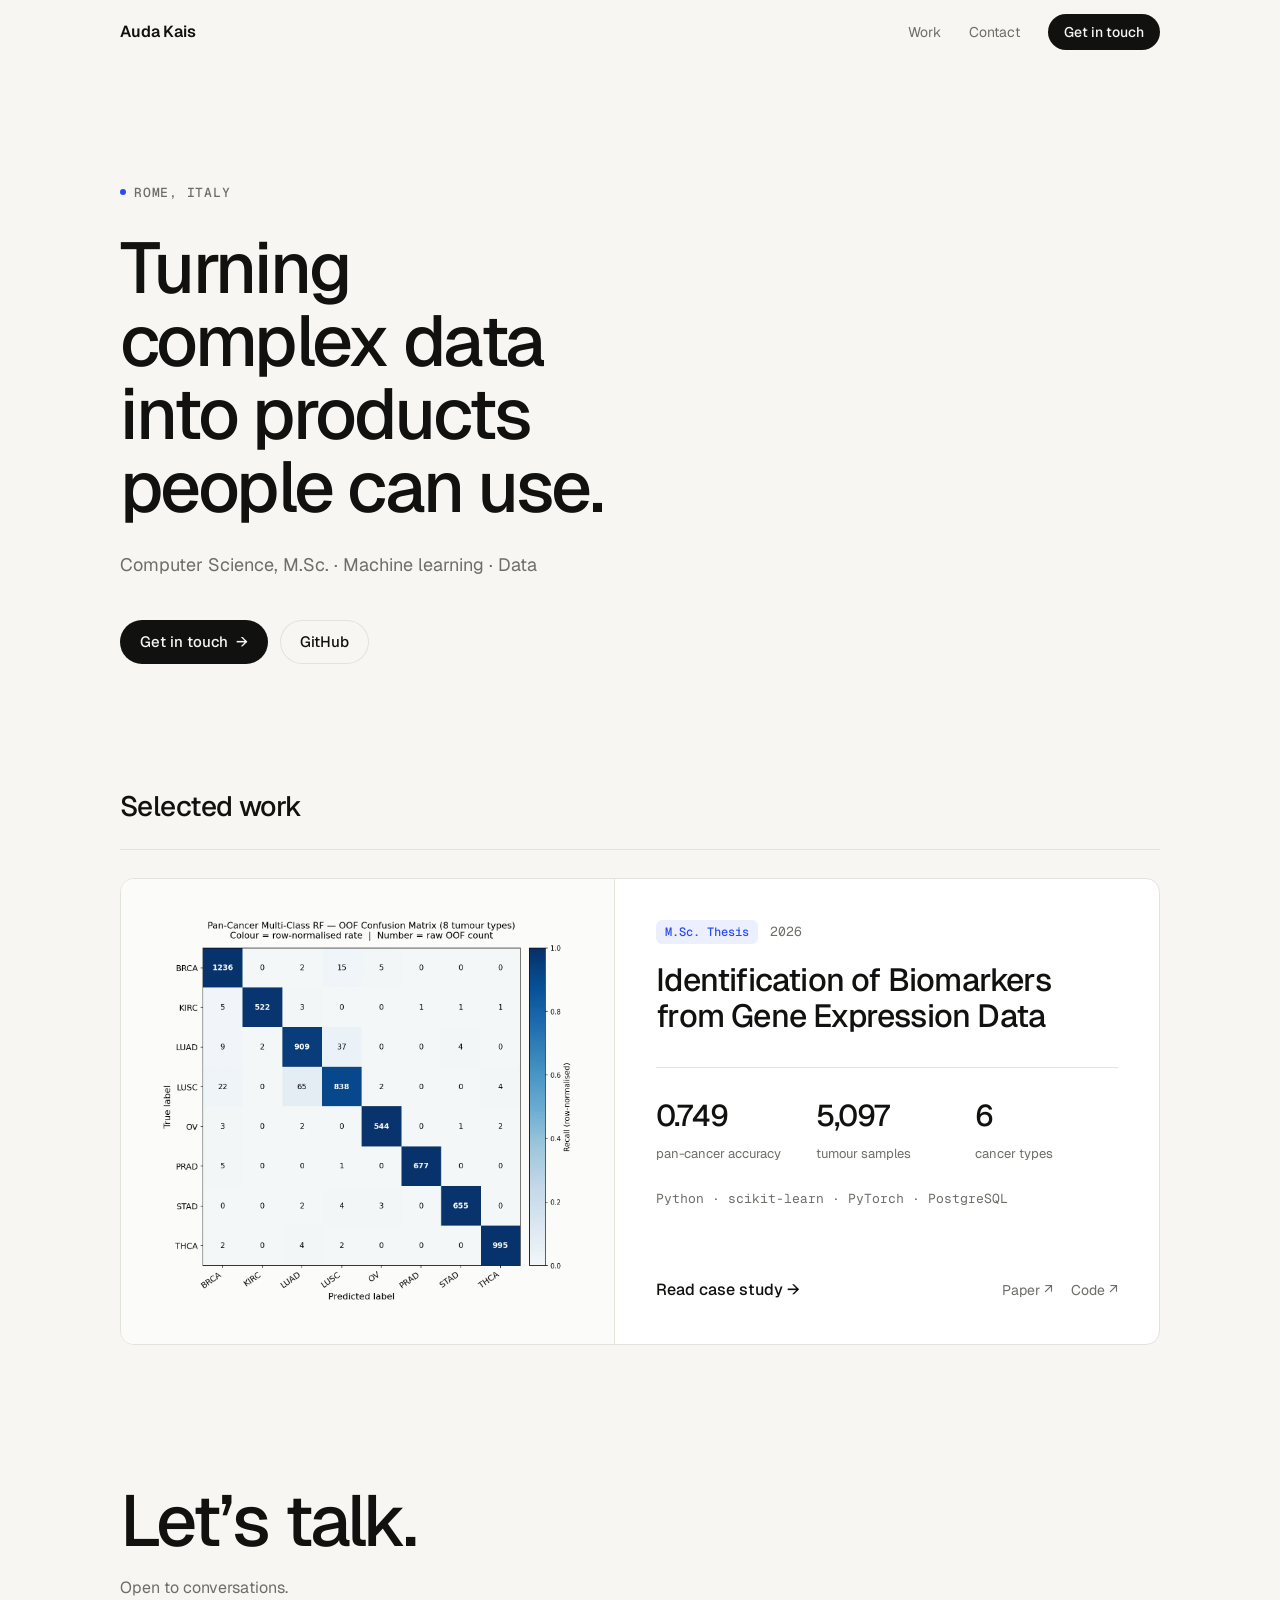
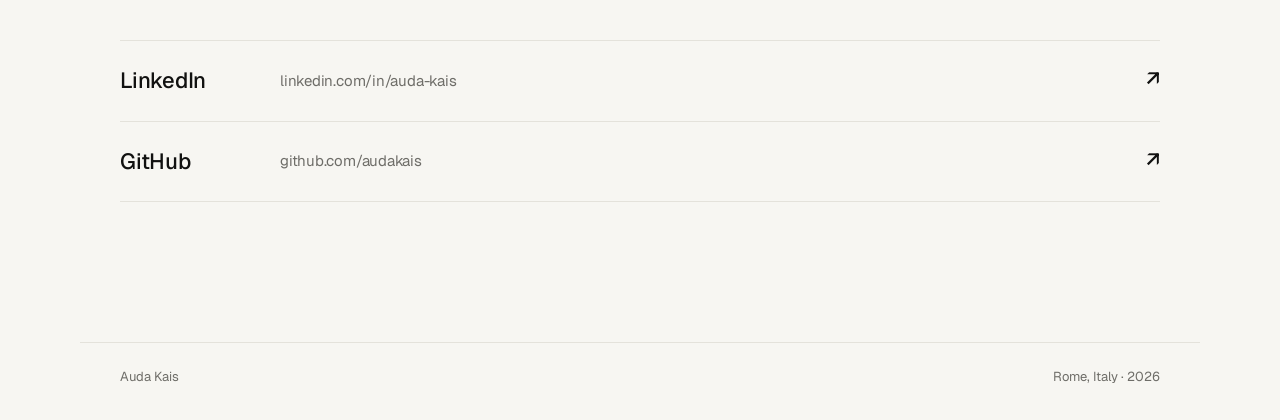
<file: index.html>
<!doctype html>
<html lang="en">
<head>
  <meta charset="utf-8">
  <meta name="viewport" content="width=device-width, initial-scale=1">
  <title>Auda Kais</title>
  <meta name="description" content="Auda Kais — machine learning and data.">
  <link rel="preconnect" href="https://fonts.googleapis.com">
  <link rel="preconnect" href="https://fonts.gstatic.com" crossorigin>
  <link href="https://fonts.googleapis.com/css2?family=Geist:wght@400;500;600&family=Geist+Mono:wght@400;500&display=swap" rel="stylesheet">
  <link rel="stylesheet" href="style.css">
</head>
<body>
  <header class="nav">
    <div class="wrap nav__in">
      <a class="nav__name" href="./">Auda Kais</a>
      <nav class="nav__links">
        <a href="#work">Work</a>
        <a href="#contact">Contact</a>
        <a class="btn btn--sm" id="nav-cta" target="_blank" rel="noopener">Get in touch</a>
      </nav>
    </div>
  </header>

  <main>
    <section class="hero wrap">
      <div class="hero__text">
        <p class="eyebrow fade" id="place"></p>
        <h1 class="hero__title" id="headline"></h1>
        <p class="hero__role fade" id="role"></p>
        <div class="hero__cta fade">
          <a class="btn" id="cta-primary" target="_blank" rel="noopener">Get in touch <span aria-hidden="true">→</span></a>
          <a class="btn btn--ghost" id="cta-github" target="_blank" rel="noopener">GitHub</a>
        </div>
      </div>
      <figure class="matrix fade" aria-label="Pan-cancer confusion matrix from my M.Sc. thesis">
        <div class="matrix__grid" id="matrix"></div>
        <figcaption class="matrix__read" id="matrix-read"></figcaption>
      </figure>
    </section>

    <section class="work wrap" id="work">
      <div class="section-head" data-reveal>
        <h2>Selected work</h2>
      </div>
      <div class="cards" id="projects"></div>
    </section>

    <section class="contact wrap" id="contact">
      <h2 class="contact__title" data-reveal>Let’s talk.</h2>
      <p class="contact__sub" data-reveal>Open to conversations.</p>
      <ul class="contact__links" id="links" data-reveal></ul>
    </section>
  </main>

  <footer class="foot wrap">
    <span>Auda Kais</span>
    <span id="foot-year"></span>
  </footer>

  <script src="data.js"></script>
  <script src="main.js"></script>
</body>
</html>
</file>
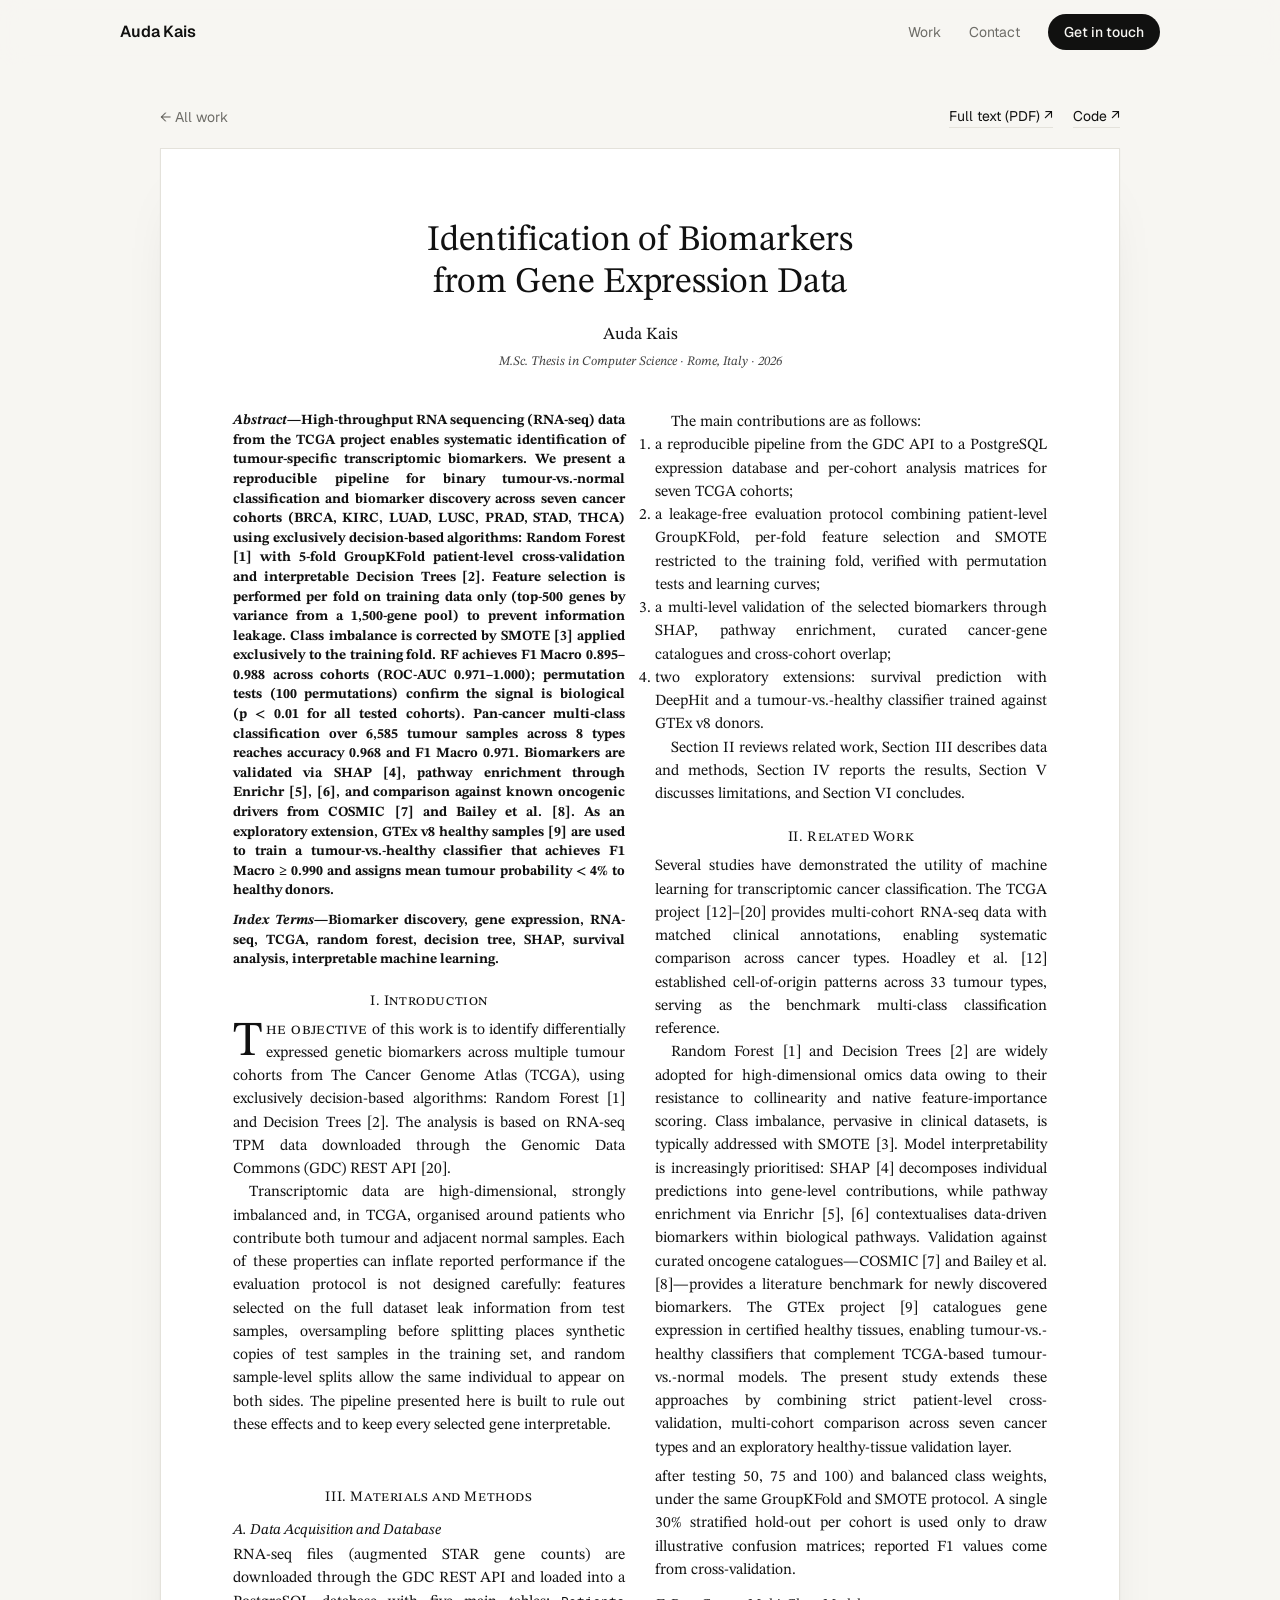
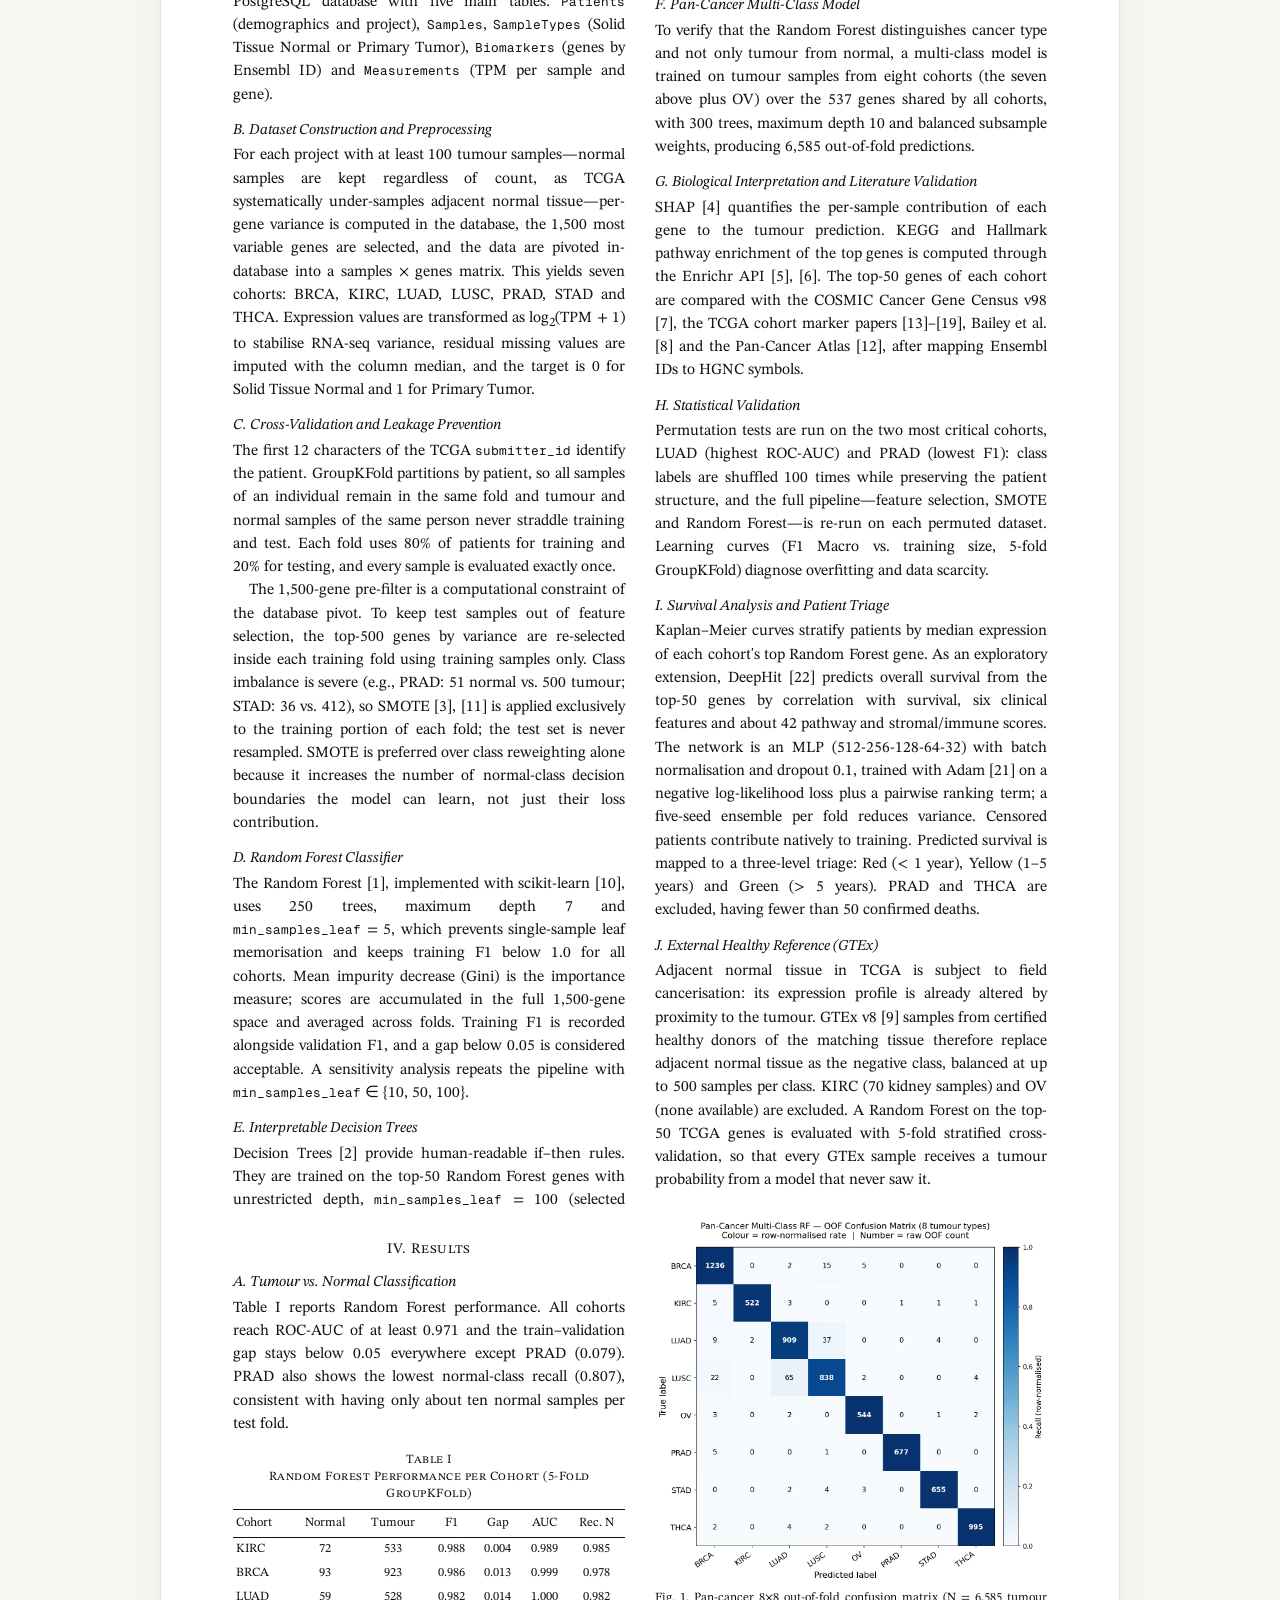
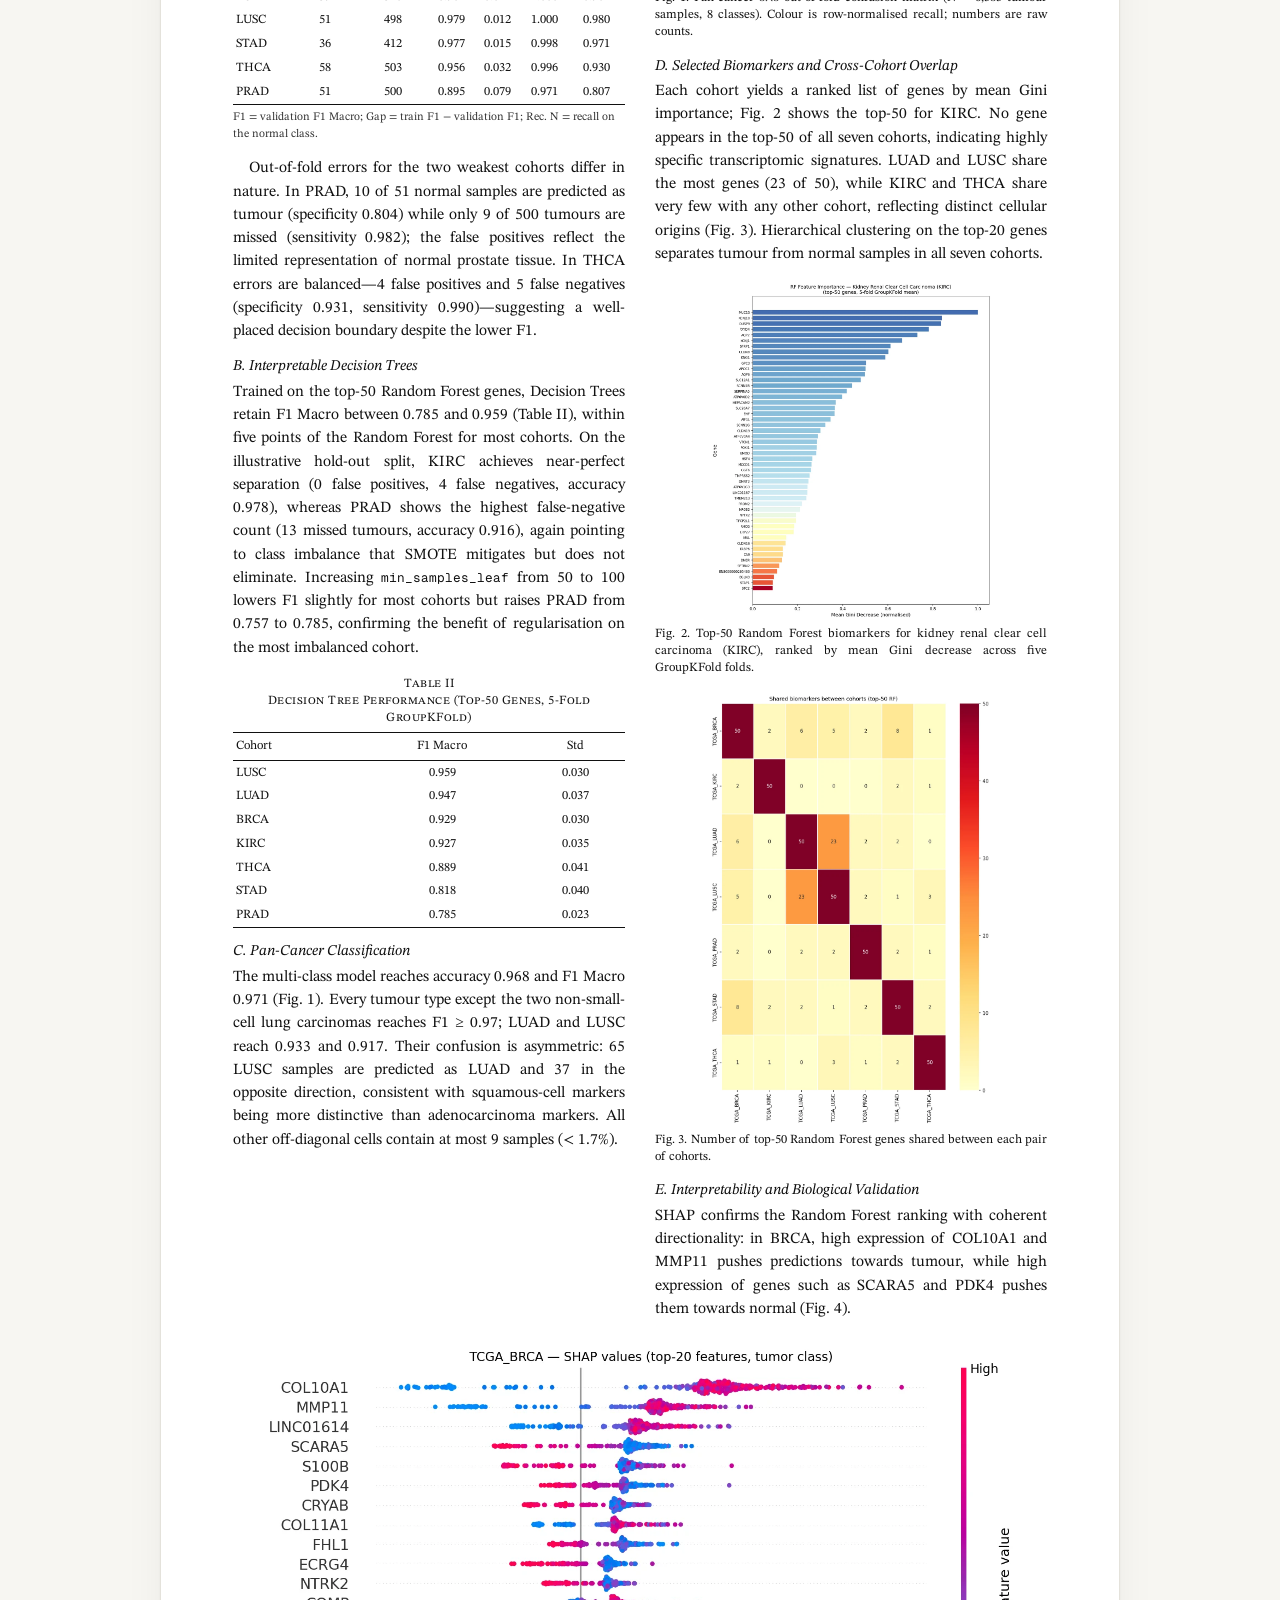
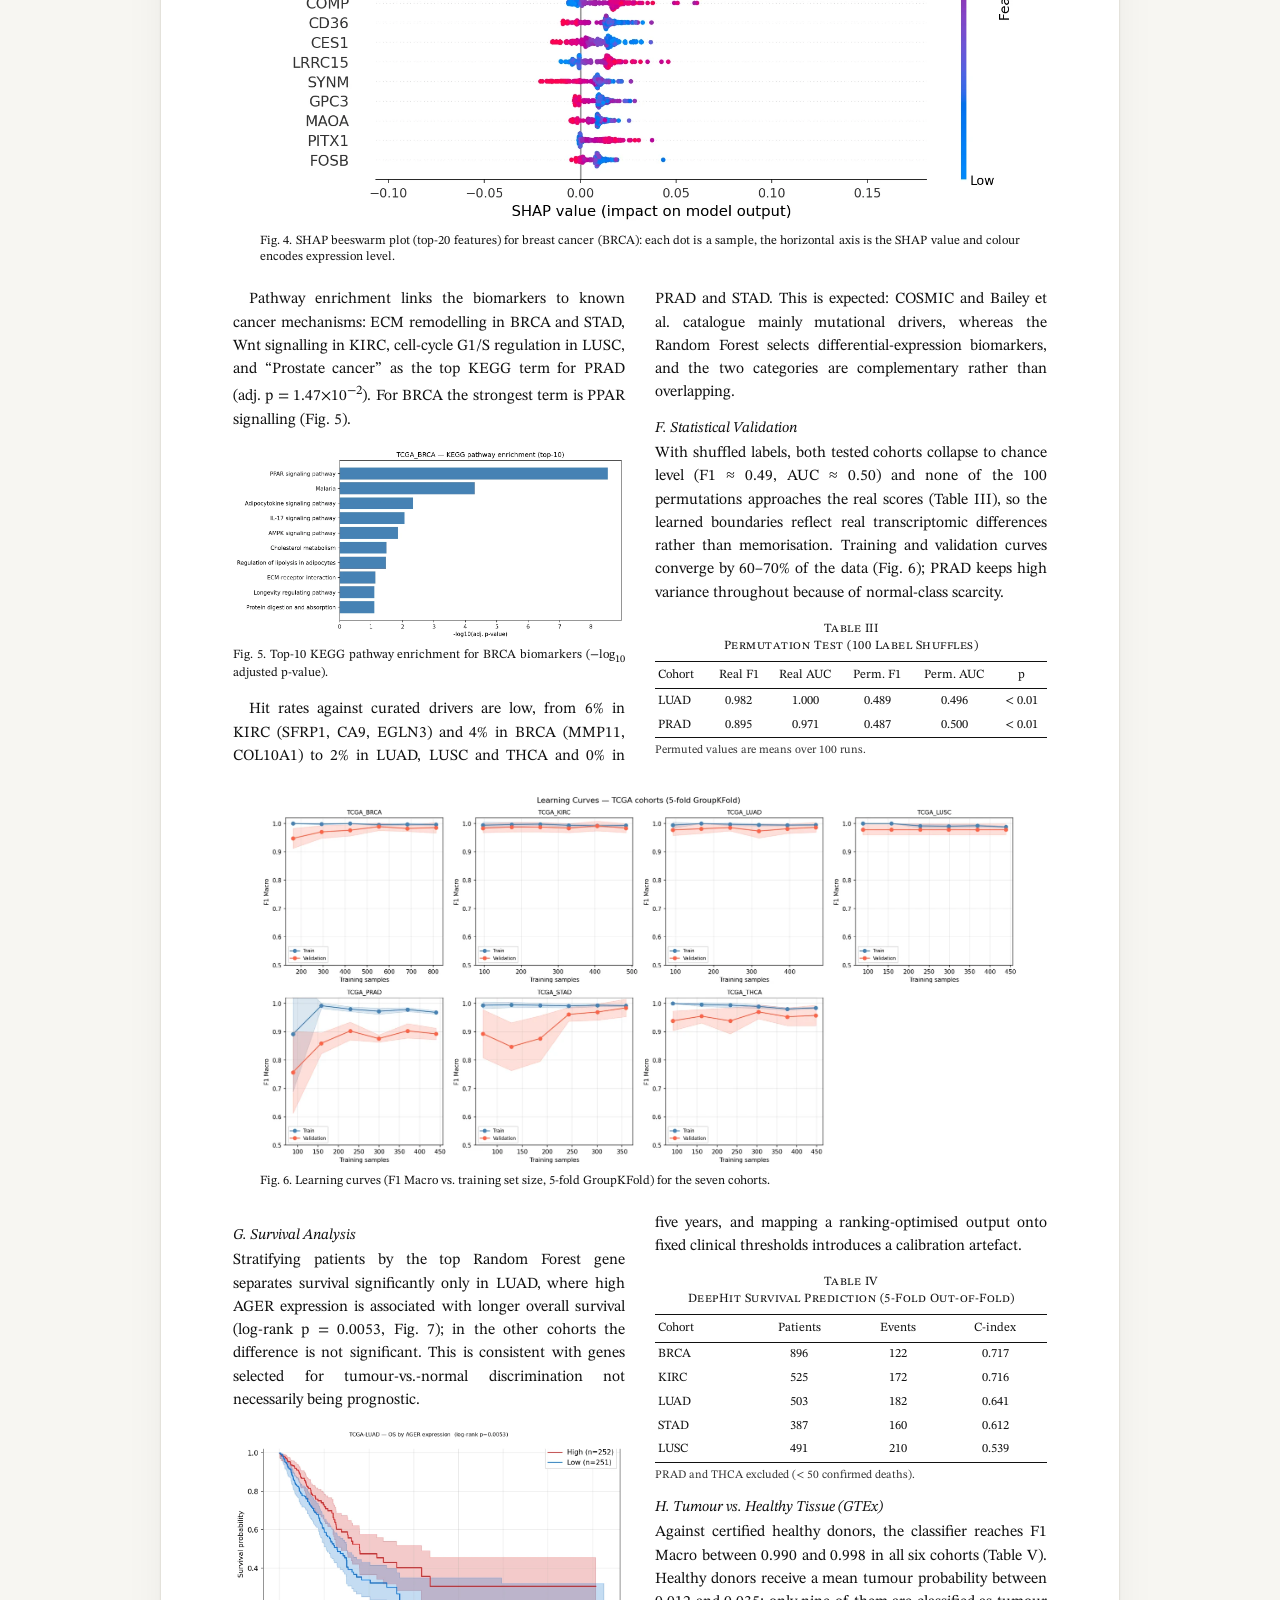
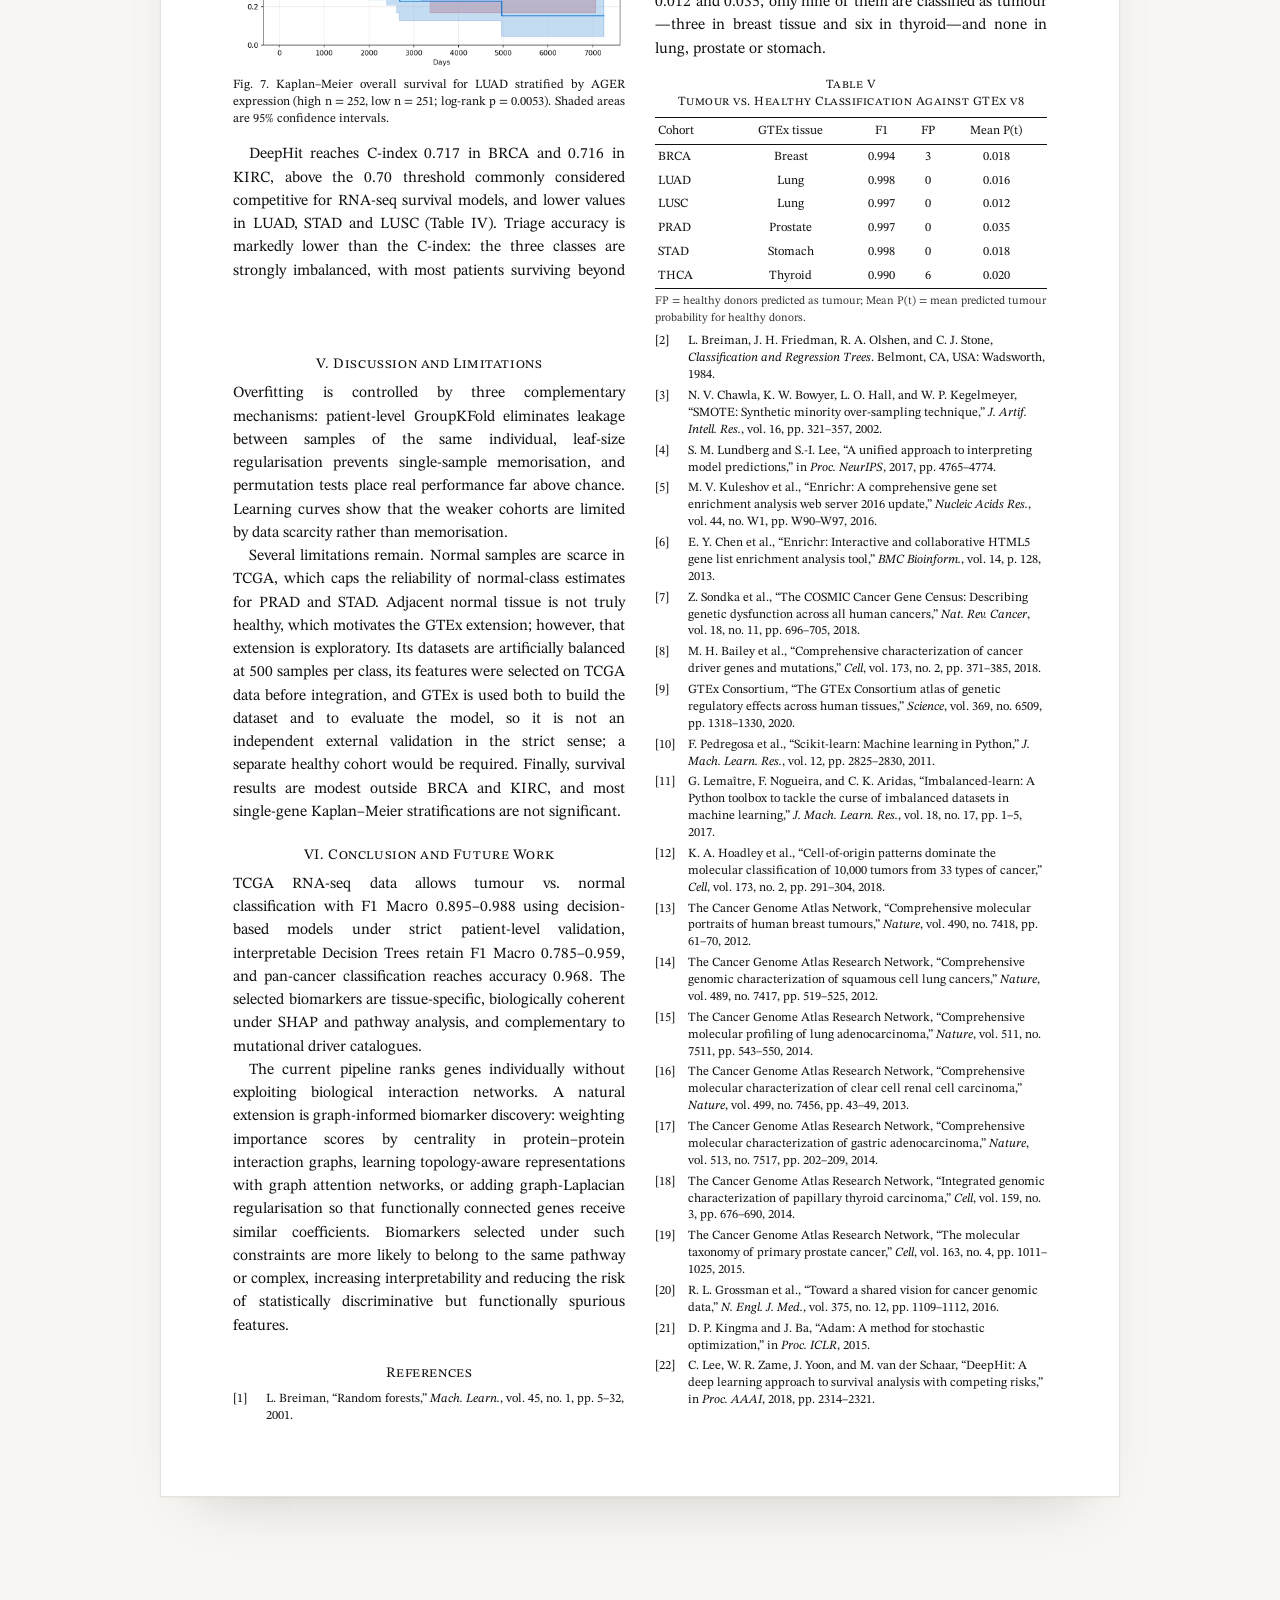
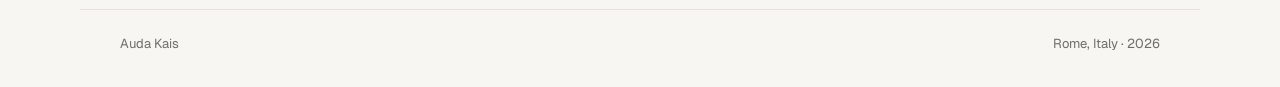
<file: thesis.html>
<!doctype html>
<html lang="en">
<head>
  <meta charset="utf-8">
  <meta name="viewport" content="width=device-width, initial-scale=1">
  <title>Identification of Biomarkers from Gene Expression Data — Auda Kais</title>
  <meta name="description" content="M.Sc. thesis: machine-learning pipeline for cancer biomarker identification from TCGA RNA-seq data.">
  <link rel="preconnect" href="https://fonts.googleapis.com">
  <link rel="preconnect" href="https://fonts.gstatic.com" crossorigin>
  <link href="https://fonts.googleapis.com/css2?family=Geist:wght@400;500;600&family=Geist+Mono:wght@400;500&family=STIX+Two+Text:ital,wght@0,400;0,600;0,700;1,400;1,700&display=swap" rel="stylesheet">
  <link rel="stylesheet" href="style.css">
  <link rel="stylesheet" href="paper.css">
</head>
<body>
  <header class="nav">
    <div class="wrap nav__in">
      <a class="nav__name" href="./">Auda Kais</a>
      <nav class="nav__links">
        <a href="./#work">Work</a>
        <a href="./#contact">Contact</a>
        <a class="btn btn--sm" href="https://www.linkedin.com/in/auda-kais" target="_blank" rel="noopener">Get in touch</a>
      </nav>
    </div>
  </header>

  <main class="wrap paper-wrap">
    <div class="paper-bar">
      <a class="back" href="./#work">← All work</a>
      <span class="paper-bar__links">
        <a href="https://github.com/audakais/thesis/blob/main/Identification%20of%20Biomarkers%20from%20Gene%20Expression%20Data.pdf" target="_blank" rel="noopener">Full text (PDF) ↗</a>
        <a href="https://github.com/audakais/thesis" target="_blank" rel="noopener">Code ↗</a>
      </span>
    </div>

    <article class="paper">
      <header class="paper__head">
        <h1>Identification of Biomarkers from Gene Expression Data</h1>
        <p class="paper__author">Auda Kais</p>
        <p class="paper__aff">M.Sc. Thesis in Computer Science · Rome, Italy · 2026</p>
      </header>

      <!-- ============================================================ -->
      <div class="cols">
        <p class="abstract"><i>Abstract</i>—High-throughput RNA sequencing (RNA-seq) data from the TCGA project enables
        systematic identification of tumour-specific transcriptomic biomarkers. We present a reproducible pipeline
        for binary tumour-vs.-normal classification and biomarker discovery across seven cancer cohorts (BRCA, KIRC,
        LUAD, LUSC, PRAD, STAD, THCA) using exclusively decision-based algorithms: Random Forest <a href="#r1">[1]</a>
        with 5-fold GroupKFold patient-level cross-validation and interpretable Decision Trees <a href="#r2">[2]</a>.
        Feature selection is performed per fold on training data only (top-500 genes by variance from a 1,500-gene
        pool) to prevent information leakage. Class imbalance is corrected by SMOTE <a href="#r3">[3]</a> applied
        exclusively to the training fold. RF achieves F1 Macro 0.895–0.988 across cohorts (ROC-AUC 0.971–1.000);
        permutation tests (100 permutations) confirm the signal is biological (p&nbsp;&lt;&nbsp;0.01 for all tested
        cohorts). Pan-cancer multi-class classification over 6,585 tumour samples across 8 types reaches accuracy
        0.968 and F1 Macro 0.971. Biomarkers are validated via SHAP <a href="#r4">[4]</a>, pathway enrichment through
        Enrichr <a href="#r5">[5]</a>, <a href="#r6">[6]</a>, and comparison against known oncogenic drivers from
        COSMIC <a href="#r7">[7]</a> and Bailey et al. <a href="#r8">[8]</a>. As an exploratory extension, GTEx v8
        healthy samples <a href="#r9">[9]</a> are used to train a tumour-vs.-healthy classifier that achieves F1 Macro
        ≥&nbsp;0.990 and assigns mean tumour probability &lt;&nbsp;4% to healthy donors.</p>

        <p class="abstract"><i>Index Terms</i>—Biomarker discovery, gene expression, RNA-seq, TCGA, random forest,
        decision tree, SHAP, survival analysis, interpretable machine learning.</p>

        <h2>I. Introduction</h2>
        <p class="first"><span class="dropcap">T</span><span class="sc">he objective</span> of this work is to identify
        differentially expressed genetic biomarkers across multiple tumour cohorts from The Cancer Genome Atlas (TCGA),
        using exclusively decision-based algorithms: Random Forest <a href="#r1">[1]</a> and Decision Trees
        <a href="#r2">[2]</a>. The analysis is based on RNA-seq TPM data downloaded through the Genomic Data Commons
        (GDC) REST API <a href="#r20">[20]</a>.</p>
        <p>Transcriptomic data are high-dimensional, strongly imbalanced and, in TCGA, organised around patients who
        contribute both tumour and adjacent normal samples. Each of these properties can inflate reported performance
        if the evaluation protocol is not designed carefully: features selected on the full dataset leak information
        from test samples, oversampling before splitting places synthetic copies of test samples in the training set,
        and random sample-level splits allow the same individual to appear on both sides. The pipeline presented here
        is built to rule out these effects and to keep every selected gene interpretable.</p>
        <p>The main contributions are as follows:</p>
        <ol class="contrib">
          <li>a reproducible pipeline from the GDC API to a PostgreSQL expression database and per-cohort analysis
          matrices for seven TCGA cohorts;</li>
          <li>a leakage-free evaluation protocol combining patient-level GroupKFold, per-fold feature selection and
          SMOTE restricted to the training fold, verified with permutation tests and learning curves;</li>
          <li>a multi-level validation of the selected biomarkers through SHAP, pathway enrichment, curated cancer-gene
          catalogues and cross-cohort overlap;</li>
          <li>two exploratory extensions: survival prediction with DeepHit and a tumour-vs.-healthy classifier trained
          against GTEx v8 donors.</li>
        </ol>
        <p>Section&nbsp;II reviews related work, Section&nbsp;III describes data and methods, Section&nbsp;IV reports the
        results, Section&nbsp;V discusses limitations, and Section&nbsp;VI concludes.</p>

        <h2>II. Related Work</h2>
        <p>Several studies have demonstrated the utility of machine learning for transcriptomic cancer
        classification. The TCGA project <a href="#r12">[12]</a>–<a href="#r20">[20]</a> provides multi-cohort RNA-seq
        data with matched clinical annotations, enabling systematic comparison across cancer types. Hoadley et al.
        <a href="#r12">[12]</a> established cell-of-origin patterns across 33 tumour types, serving as the benchmark
        multi-class classification reference.</p>
        <p>Random Forest <a href="#r1">[1]</a> and Decision Trees <a href="#r2">[2]</a> are widely adopted for
        high-dimensional omics data owing to their resistance to collinearity and native feature-importance scoring.
        Class imbalance, pervasive in clinical datasets, is typically addressed with SMOTE <a href="#r3">[3]</a>. Model
        interpretability is increasingly prioritised: SHAP <a href="#r4">[4]</a> decomposes individual predictions into
        gene-level contributions, while pathway enrichment via Enrichr <a href="#r5">[5]</a>, <a href="#r6">[6]</a>
        contextualises data-driven biomarkers within biological pathways. Validation against curated oncogene
        catalogues—COSMIC <a href="#r7">[7]</a> and Bailey et al. <a href="#r8">[8]</a>—provides a literature
        benchmark for newly discovered biomarkers. The GTEx project <a href="#r9">[9]</a> catalogues gene expression in
        certified healthy tissues, enabling tumour-vs.-healthy classifiers that complement TCGA-based
        tumour-vs.-normal models. The present study extends these approaches by combining strict patient-level
        cross-validation, multi-cohort comparison across seven cancer types and an exploratory healthy-tissue
        validation layer.</p>
      </div>

      <!-- ============================================================ -->
      <div class="cols">
        <h2>III. Materials and Methods</h2>
        <h3>A. Data Acquisition and Database</h3>
        <p>RNA-seq files (augmented STAR gene counts) are downloaded through the GDC REST API and loaded into a
        PostgreSQL database with five main tables: <span class="mono">Patients</span> (demographics and project),
        <span class="mono">Samples</span>, <span class="mono">SampleTypes</span> (Solid Tissue Normal or Primary Tumor),
        <span class="mono">Biomarkers</span> (genes by Ensembl ID) and <span class="mono">Measurements</span> (TPM per
        sample and gene).</p>

        <h3>B. Dataset Construction and Preprocessing</h3>
        <p>For each project with at least 100 tumour samples—normal samples are kept regardless of count, as TCGA
        systematically under-samples adjacent normal tissue—per-gene variance is computed in the database, the 1,500
        most variable genes are selected, and the data are pivoted in-database into a samples × genes matrix. This
        yields seven cohorts: BRCA, KIRC, LUAD, LUSC, PRAD, STAD and THCA. Expression values are transformed as
        log<sub>2</sub>(TPM&nbsp;+&nbsp;1) to stabilise RNA-seq variance, residual missing values are imputed with the
        column median, and the target is 0 for Solid Tissue Normal and 1 for Primary Tumor.</p>

        <h3>C. Cross-Validation and Leakage Prevention</h3>
        <p>The first 12 characters of the TCGA <span class="mono">submitter_id</span> identify the patient.
        GroupKFold partitions by patient, so all samples of an individual remain in the same fold and tumour and normal
        samples of the same person never straddle training and test. Each fold uses 80% of patients for training and
        20% for testing, and every sample is evaluated exactly once.</p>
        <p>The 1,500-gene pre-filter is a computational constraint of the database pivot. To keep test samples out of
        feature selection, the top-500 genes by variance are re-selected inside each training fold using training
        samples only. Class imbalance is severe (e.g., PRAD: 51 normal vs. 500 tumour; STAD: 36 vs. 412), so SMOTE
        <a href="#r3">[3]</a>, <a href="#r11">[11]</a> is applied exclusively to the training portion of each fold; the
        test set is never resampled. SMOTE is preferred over class reweighting alone because it increases the number of
        normal-class decision boundaries the model can learn, not just their loss contribution.</p>

        <h3>D. Random Forest Classifier</h3>
        <p>The Random Forest <a href="#r1">[1]</a>, implemented with scikit-learn <a href="#r10">[10]</a>, uses 250
        trees, maximum depth 7 and <span class="mono">min_samples_leaf</span>&nbsp;=&nbsp;5, which prevents
        single-sample leaf memorisation and keeps training F1 below 1.0 for all cohorts. Mean impurity decrease (Gini)
        is the importance measure; scores are accumulated in the full 1,500-gene space and averaged across folds.
        Training F1 is recorded alongside validation F1, and a gap below 0.05 is considered acceptable. A sensitivity
        analysis repeats the pipeline with <span class="mono">min_samples_leaf</span> ∈ {10, 50, 100}.</p>

        <h3>E. Interpretable Decision Trees</h3>
        <p>Decision Trees <a href="#r2">[2]</a> provide human-readable if–then rules. They are trained on the top-50
        Random Forest genes with unrestricted depth, <span class="mono">min_samples_leaf</span>&nbsp;=&nbsp;100 (selected
        after testing 50, 75 and 100) and balanced class weights, under the same GroupKFold and SMOTE protocol. A
        single 30% stratified hold-out per cohort is used only to draw illustrative confusion matrices; reported F1
        values come from cross-validation.</p>

        <h3>F. Pan-Cancer Multi-Class Model</h3>
        <p>To verify that the Random Forest distinguishes cancer type and not only tumour from normal, a multi-class
        model is trained on tumour samples from eight cohorts (the seven above plus OV) over the 537 genes shared by
        all cohorts, with 300 trees, maximum depth 10 and balanced subsample weights, producing 6,585 out-of-fold
        predictions.</p>

        <h3>G. Biological Interpretation and Literature Validation</h3>
        <p>SHAP <a href="#r4">[4]</a> quantifies the per-sample contribution of each gene to the tumour prediction.
        KEGG and Hallmark pathway enrichment of the top genes is computed through the Enrichr API
        <a href="#r5">[5]</a>, <a href="#r6">[6]</a>. The top-50 genes of each cohort are compared with the COSMIC
        Cancer Gene Census v98 <a href="#r7">[7]</a>, the TCGA cohort marker papers
        <a href="#r13">[13]</a>–<a href="#r19">[19]</a>, Bailey et al. <a href="#r8">[8]</a> and the Pan-Cancer Atlas
        <a href="#r12">[12]</a>, after mapping Ensembl IDs to HGNC symbols.</p>

        <h3>H. Statistical Validation</h3>
        <p>Permutation tests are run on the two most critical cohorts, LUAD (highest ROC-AUC) and PRAD (lowest F1):
        class labels are shuffled 100 times while preserving the patient structure, and the full pipeline—feature
        selection, SMOTE and Random Forest—is re-run on each permuted dataset. Learning curves (F1 Macro vs. training
        size, 5-fold GroupKFold) diagnose overfitting and data scarcity.</p>

        <h3>I. Survival Analysis and Patient Triage</h3>
        <p>Kaplan–Meier curves stratify patients by median expression of each cohort's top Random Forest gene. As an
        exploratory extension, DeepHit <a href="#r22">[22]</a> predicts overall survival from the top-50 genes by
        correlation with survival, six clinical features and about 42 pathway and stromal/immune scores. The network is
        an MLP (512-256-128-64-32) with batch normalisation and dropout 0.1, trained with Adam
        <a href="#r21">[21]</a> on a negative log-likelihood loss plus a pairwise ranking term; a five-seed ensemble per
        fold reduces variance. Censored patients contribute natively to training. Predicted survival is mapped to a
        three-level triage: Red (&lt;&nbsp;1 year), Yellow (1–5 years) and Green (&gt;&nbsp;5 years). PRAD and THCA are
        excluded, having fewer than 50 confirmed deaths.</p>

        <h3>J. External Healthy Reference (GTEx)</h3>
        <p>Adjacent normal tissue in TCGA is subject to field cancerisation: its expression profile is already altered
        by proximity to the tumour. GTEx v8 <a href="#r9">[9]</a> samples from certified healthy donors of the matching
        tissue therefore replace adjacent normal tissue as the negative class, balanced at up to 500 samples per class.
        KIRC (70 kidney samples) and OV (none available) are excluded. A Random Forest on the top-50 TCGA genes is
        evaluated with 5-fold stratified cross-validation, so that every GTEx sample receives a tumour probability from
        a model that never saw it.</p>
      </div>

      <!-- ============================================================ -->
      <div class="cols">
        <h2>IV. Results</h2>
        <h3>A. Tumour vs. Normal Classification</h3>
        <p>Table&nbsp;I reports Random Forest performance. All cohorts reach ROC-AUC of at least 0.971 and the
        train–validation gap stays below 0.05 everywhere except PRAD (0.079). PRAD also shows the lowest normal-class
        recall (0.807), consistent with having only about ten normal samples per test fold.</p>

        <div class="tbl">
          <p class="tbl__cap">Table I<br><span>Random Forest Performance per Cohort (5-Fold GroupKFold)</span></p>
          <table>
            <thead>
              <tr><th>Cohort</th><th>Normal</th><th>Tumour</th><th>F1</th><th>Gap</th><th>AUC</th><th>Rec.&nbsp;N</th></tr>
            </thead>
            <tbody>
              <tr><td>KIRC</td><td>72</td><td>533</td><td>0.988</td><td>0.004</td><td>0.989</td><td>0.985</td></tr>
              <tr><td>BRCA</td><td>93</td><td>923</td><td>0.986</td><td>0.013</td><td>0.999</td><td>0.978</td></tr>
              <tr><td>LUAD</td><td>59</td><td>528</td><td>0.982</td><td>0.014</td><td>1.000</td><td>0.982</td></tr>
              <tr><td>LUSC</td><td>51</td><td>498</td><td>0.979</td><td>0.012</td><td>1.000</td><td>0.980</td></tr>
              <tr><td>STAD</td><td>36</td><td>412</td><td>0.977</td><td>0.015</td><td>0.998</td><td>0.971</td></tr>
              <tr><td>THCA</td><td>58</td><td>503</td><td>0.956</td><td>0.032</td><td>0.996</td><td>0.930</td></tr>
              <tr><td>PRAD</td><td>51</td><td>500</td><td>0.895</td><td>0.079</td><td>0.971</td><td>0.807</td></tr>
            </tbody>
          </table>
          <p class="tbl__note">F1 = validation F1 Macro; Gap = train F1 − validation F1; Rec.&nbsp;N = recall on the
          normal class.</p>
        </div>

        <p>Out-of-fold errors for the two weakest cohorts differ in nature. In PRAD, 10 of 51 normal samples are
        predicted as tumour (specificity 0.804) while only 9 of 500 tumours are missed (sensitivity 0.982); the false
        positives reflect the limited representation of normal prostate tissue. In THCA errors are balanced—4 false
        positives and 5 false negatives (specificity 0.931, sensitivity 0.990)—suggesting a well-placed decision
        boundary despite the lower F1.</p>

        <h3>B. Interpretable Decision Trees</h3>
        <p>Trained on the top-50 Random Forest genes, Decision Trees retain F1 Macro between 0.785 and 0.959
        (Table&nbsp;II), within five points of the Random Forest for most cohorts. On the illustrative hold-out split,
        KIRC achieves near-perfect separation (0 false positives, 4 false negatives, accuracy 0.978), whereas PRAD
        shows the highest false-negative count (13 missed tumours, accuracy 0.916), again pointing to class imbalance
        that SMOTE mitigates but does not eliminate. Increasing <span class="mono">min_samples_leaf</span> from 50 to 100
        lowers F1 slightly for most cohorts but raises PRAD from 0.757 to 0.785, confirming the benefit of regularisation
        on the most imbalanced cohort.</p>

        <div class="tbl">
          <p class="tbl__cap">Table II<br><span>Decision Tree Performance (Top-50 Genes, 5-Fold GroupKFold)</span></p>
          <table>
            <thead><tr><th>Cohort</th><th>F1 Macro</th><th>Std</th></tr></thead>
            <tbody>
              <tr><td>LUSC</td><td>0.959</td><td>0.030</td></tr>
              <tr><td>LUAD</td><td>0.947</td><td>0.037</td></tr>
              <tr><td>BRCA</td><td>0.929</td><td>0.030</td></tr>
              <tr><td>KIRC</td><td>0.927</td><td>0.035</td></tr>
              <tr><td>THCA</td><td>0.889</td><td>0.041</td></tr>
              <tr><td>STAD</td><td>0.818</td><td>0.040</td></tr>
              <tr><td>PRAD</td><td>0.785</td><td>0.023</td></tr>
            </tbody>
          </table>
        </div>

        <h3>C. Pan-Cancer Classification</h3>
        <p>The multi-class model reaches accuracy 0.968 and F1 Macro 0.971 (Fig.&nbsp;1). Every tumour type except the
        two non-small-cell lung carcinomas reaches F1&nbsp;≥&nbsp;0.97; LUAD and LUSC reach 0.933 and 0.917. Their
        confusion is asymmetric: 65 LUSC samples are predicted as LUAD and 37 in the opposite direction, consistent with
        squamous-cell markers being more distinctive than adenocarcinoma markers. All other off-diagonal cells contain
        at most 9 samples (&lt;&nbsp;1.7%).</p>

        <figure class="pfig">
          <img src="assets/thesis/pancancer-confusion.webp" alt="8x8 pan-cancer confusion matrix" width="1264" height="1179" loading="lazy">
          <figcaption><b>Fig. 1.</b> Pan-cancer 8×8 out-of-fold confusion matrix (N&nbsp;=&nbsp;6,585 tumour samples,
          8 classes). Colour is row-normalised recall; numbers are raw counts.</figcaption>
        </figure>

        <h3>D. Selected Biomarkers and Cross-Cohort Overlap</h3>
        <p>Each cohort yields a ranked list of genes by mean Gini importance; Fig.&nbsp;2 shows the top-50 for KIRC.
        No gene appears in the top-50 of all seven cohorts, indicating highly specific transcriptomic signatures. LUAD
        and LUSC share the most genes (23 of 50), while KIRC and THCA share very few with any other cohort, reflecting
        distinct cellular origins (Fig.&nbsp;3). Hierarchical clustering on the top-20 genes separates tumour from
        normal samples in all seven cohorts.</p>

        <figure class="pfig pfig--narrow">
          <img src="assets/thesis/rf-importance-kirc.webp" alt="Top-50 Random Forest genes for KIRC" width="1100" height="1318" loading="lazy">
          <figcaption><b>Fig. 2.</b> Top-50 Random Forest biomarkers for kidney renal clear cell carcinoma (KIRC),
          ranked by mean Gini decrease across five GroupKFold folds.</figcaption>
        </figure>

        <figure class="pfig pfig--narrow">
          <img src="assets/thesis/biomarker-overlap.webp" alt="Shared top-50 biomarkers between cohorts" width="909" height="1394" loading="lazy">
          <figcaption><b>Fig. 3.</b> Number of top-50 Random Forest genes shared between each pair of cohorts.</figcaption>
        </figure>

        <h3>E. Interpretability and Biological Validation</h3>
        <p>SHAP confirms the Random Forest ranking with coherent directionality: in BRCA, high expression of COL10A1
        and MMP11 pushes predictions towards tumour, while high expression of genes such as SCARA5 and PDK4 pushes them
        towards normal (Fig.&nbsp;4).</p>

        <figure class="pfig pfig--wide">
          <img src="assets/thesis/shap-brca.webp" alt="SHAP beeswarm plot, breast cancer, top 20 genes" width="1390" height="884" loading="lazy">
          <figcaption><b>Fig. 4.</b> SHAP beeswarm plot (top-20 features) for breast cancer (BRCA): each dot is a
          sample, the horizontal axis is the SHAP value and colour encodes expression level.</figcaption>
        </figure>

        <p>Pathway enrichment links the biomarkers to known cancer mechanisms: ECM remodelling in BRCA and STAD, Wnt
        signalling in KIRC, cell-cycle G1/S regulation in LUSC, and “Prostate cancer” as the top KEGG term for PRAD
        (adj.&nbsp;p&nbsp;=&nbsp;1.47×10<sup>−2</sup>). For BRCA the strongest term is PPAR signalling (Fig.&nbsp;5).</p>

        <figure class="pfig">
          <img src="assets/thesis/kegg-brca.webp" alt="Top-10 KEGG pathways for BRCA biomarkers" width="1485" height="731" loading="lazy">
          <figcaption><b>Fig. 5.</b> Top-10 KEGG pathway enrichment for BRCA biomarkers
          (−log<sub>10</sub> adjusted p-value).</figcaption>
        </figure>

        <p>Hit rates against curated drivers are low, from 6% in KIRC (SFRP1, CA9, EGLN3) and 4% in BRCA (MMP11,
        COL10A1) to 2% in LUAD, LUSC and THCA and 0% in PRAD and STAD. This is expected: COSMIC and Bailey et al.
        catalogue mainly mutational drivers, whereas the Random Forest selects differential-expression biomarkers,
        and the two categories are complementary rather than overlapping.</p>

        <h3>F. Statistical Validation</h3>
        <p>With shuffled labels, both tested cohorts collapse to chance level (F1&nbsp;≈&nbsp;0.49,
        AUC&nbsp;≈&nbsp;0.50) and none of the 100 permutations approaches the real scores (Table&nbsp;III), so the
        learned boundaries reflect real transcriptomic differences rather than memorisation. Training and validation
        curves converge by 60–70% of the data (Fig.&nbsp;6); PRAD keeps high variance throughout because of normal-class
        scarcity.</p>

        <div class="tbl">
          <p class="tbl__cap">Table III<br><span>Permutation Test (100 Label Shuffles)</span></p>
          <table>
            <thead><tr><th>Cohort</th><th>Real F1</th><th>Real AUC</th><th>Perm. F1</th><th>Perm. AUC</th><th>p</th></tr></thead>
            <tbody>
              <tr><td>LUAD</td><td>0.982</td><td>1.000</td><td>0.489</td><td>0.496</td><td>&lt;&nbsp;0.01</td></tr>
              <tr><td>PRAD</td><td>0.895</td><td>0.971</td><td>0.487</td><td>0.500</td><td>&lt;&nbsp;0.01</td></tr>
            </tbody>
          </table>
          <p class="tbl__note">Permuted values are means over 100 runs.</p>
        </div>

        <figure class="pfig pfig--wide">
          <img src="assets/thesis/learning-curves.webp" alt="Learning curves for seven TCGA cohorts" width="1800" height="887" loading="lazy">
          <figcaption><b>Fig. 6.</b> Learning curves (F1 Macro vs. training set size, 5-fold GroupKFold) for the
          seven cohorts.</figcaption>
        </figure>

        <h3>G. Survival Analysis</h3>
        <p>Stratifying patients by the top Random Forest gene separates survival significantly only in LUAD, where high
        AGER expression is associated with longer overall survival (log-rank p&nbsp;=&nbsp;0.0053, Fig.&nbsp;7); in the
        other cohorts the difference is not significant. This is consistent with genes selected for tumour-vs.-normal
        discrimination not necessarily being prognostic.</p>

        <figure class="pfig">
          <img src="assets/thesis/km-luad.webp" alt="Kaplan-Meier curves for LUAD by AGER expression" width="1184" height="733" loading="lazy">
          <figcaption><b>Fig. 7.</b> Kaplan–Meier overall survival for LUAD stratified by AGER expression (high
          n&nbsp;=&nbsp;252, low n&nbsp;=&nbsp;251; log-rank p&nbsp;=&nbsp;0.0053). Shaded areas are 95% confidence
          intervals.</figcaption>
        </figure>

        <p>DeepHit reaches C-index 0.717 in BRCA and 0.716 in KIRC, above the 0.70 threshold commonly considered
        competitive for RNA-seq survival models, and lower values in LUAD, STAD and LUSC (Table&nbsp;IV). Triage
        accuracy is markedly lower than the C-index: the three classes are strongly imbalanced, with most patients
        surviving beyond five years, and mapping a ranking-optimised output onto fixed clinical thresholds introduces a
        calibration artefact.</p>

        <div class="tbl">
          <p class="tbl__cap">Table IV<br><span>DeepHit Survival Prediction (5-Fold Out-of-Fold)</span></p>
          <table>
            <thead><tr><th>Cohort</th><th>Patients</th><th>Events</th><th>C-index</th></tr></thead>
            <tbody>
              <tr><td>BRCA</td><td>896</td><td>122</td><td>0.717</td></tr>
              <tr><td>KIRC</td><td>525</td><td>172</td><td>0.716</td></tr>
              <tr><td>LUAD</td><td>503</td><td>182</td><td>0.641</td></tr>
              <tr><td>STAD</td><td>387</td><td>160</td><td>0.612</td></tr>
              <tr><td>LUSC</td><td>491</td><td>210</td><td>0.539</td></tr>
            </tbody>
          </table>
          <p class="tbl__note">PRAD and THCA excluded (&lt;&nbsp;50 confirmed deaths).</p>
        </div>

        <h3>H. Tumour vs. Healthy Tissue (GTEx)</h3>
        <p>Against certified healthy donors, the classifier reaches F1 Macro between 0.990 and 0.998 in all six cohorts
        (Table&nbsp;V). Healthy donors receive a mean tumour probability between 0.012 and 0.035; only nine of them are
        classified as tumour—three in breast tissue and six in thyroid—and none in lung, prostate or stomach.</p>

        <div class="tbl">
          <p class="tbl__cap">Table V<br><span>Tumour vs. Healthy Classification Against GTEx v8</span></p>
          <table>
            <thead><tr><th>Cohort</th><th>GTEx tissue</th><th>F1</th><th>FP</th><th>Mean P(t)</th></tr></thead>
            <tbody>
              <tr><td>BRCA</td><td>Breast</td><td>0.994</td><td>3</td><td>0.018</td></tr>
              <tr><td>LUAD</td><td>Lung</td><td>0.998</td><td>0</td><td>0.016</td></tr>
              <tr><td>LUSC</td><td>Lung</td><td>0.997</td><td>0</td><td>0.012</td></tr>
              <tr><td>PRAD</td><td>Prostate</td><td>0.997</td><td>0</td><td>0.035</td></tr>
              <tr><td>STAD</td><td>Stomach</td><td>0.998</td><td>0</td><td>0.018</td></tr>
              <tr><td>THCA</td><td>Thyroid</td><td>0.990</td><td>6</td><td>0.020</td></tr>
            </tbody>
          </table>
          <p class="tbl__note">FP = healthy donors predicted as tumour; Mean P(t) = mean predicted tumour probability
          for healthy donors.</p>
        </div>
      </div>

      <!-- ============================================================ -->
      <div class="cols">
        <h2>V. Discussion and Limitations</h2>
        <p>Overfitting is controlled by three complementary mechanisms: patient-level GroupKFold eliminates leakage
        between samples of the same individual, leaf-size regularisation prevents single-sample memorisation, and
        permutation tests place real performance far above chance. Learning curves show that the weaker cohorts are
        limited by data scarcity rather than memorisation.</p>
        <p>Several limitations remain. Normal samples are scarce in TCGA, which caps the reliability of normal-class
        estimates for PRAD and STAD. Adjacent normal tissue is not truly healthy, which motivates the GTEx extension;
        however, that extension is exploratory. Its datasets are artificially balanced at 500 samples per class, its
        features were selected on TCGA data before integration, and GTEx is used both to build the dataset and to
        evaluate the model, so it is not an independent external validation in the strict sense; a separate healthy
        cohort would be required. Finally, survival results are modest outside BRCA and KIRC, and most single-gene
        Kaplan–Meier stratifications are not significant.</p>

        <h2>VI. Conclusion and Future Work</h2>
        <p>TCGA RNA-seq data allows tumour vs. normal classification with F1 Macro 0.895–0.988 using decision-based
        models under strict patient-level validation, interpretable Decision Trees retain F1 Macro 0.785–0.959, and
        pan-cancer classification reaches accuracy 0.968. The selected biomarkers are tissue-specific, biologically
        coherent under SHAP and pathway analysis, and complementary to mutational driver catalogues.</p>
        <p>The current pipeline ranks genes individually without exploiting biological interaction networks. A natural
        extension is graph-informed biomarker discovery: weighting importance scores by centrality in
        protein–protein interaction graphs, learning topology-aware representations with graph attention networks,
        or adding graph-Laplacian regularisation so that functionally connected genes receive similar coefficients.
        Biomarkers selected under such constraints are more likely to belong to the same pathway or complex, increasing
        interpretability and reducing the risk of statistically discriminative but functionally spurious features.</p>

        <h2 class="refs-h">References</h2>
        <ol class="refs">
          <li id="r1">L. Breiman, “Random forests,” <i>Mach. Learn.</i>, vol. 45, no. 1, pp. 5–32, 2001.</li>
          <li id="r2">L. Breiman, J. H. Friedman, R. A. Olshen, and C. J. Stone, <i>Classification and Regression Trees</i>. Belmont, CA, USA: Wadsworth, 1984.</li>
          <li id="r3">N. V. Chawla, K. W. Bowyer, L. O. Hall, and W. P. Kegelmeyer, “SMOTE: Synthetic minority over-sampling technique,” <i>J. Artif. Intell. Res.</i>, vol. 16, pp. 321–357, 2002.</li>
          <li id="r4">S. M. Lundberg and S.-I. Lee, “A unified approach to interpreting model predictions,” in <i>Proc. NeurIPS</i>, 2017, pp. 4765–4774.</li>
          <li id="r5">M. V. Kuleshov et al., “Enrichr: A comprehensive gene set enrichment analysis web server 2016 update,” <i>Nucleic Acids Res.</i>, vol. 44, no. W1, pp. W90–W97, 2016.</li>
          <li id="r6">E. Y. Chen et al., “Enrichr: Interactive and collaborative HTML5 gene list enrichment analysis tool,” <i>BMC Bioinform.</i>, vol. 14, p. 128, 2013.</li>
          <li id="r7">Z. Sondka et al., “The COSMIC Cancer Gene Census: Describing genetic dysfunction across all human cancers,” <i>Nat. Rev. Cancer</i>, vol. 18, no. 11, pp. 696–705, 2018.</li>
          <li id="r8">M. H. Bailey et al., “Comprehensive characterization of cancer driver genes and mutations,” <i>Cell</i>, vol. 173, no. 2, pp. 371–385, 2018.</li>
          <li id="r9">GTEx Consortium, “The GTEx Consortium atlas of genetic regulatory effects across human tissues,” <i>Science</i>, vol. 369, no. 6509, pp. 1318–1330, 2020.</li>
          <li id="r10">F. Pedregosa et al., “Scikit-learn: Machine learning in Python,” <i>J. Mach. Learn. Res.</i>, vol. 12, pp. 2825–2830, 2011.</li>
          <li id="r11">G. Lemaître, F. Nogueira, and C. K. Aridas, “Imbalanced-learn: A Python toolbox to tackle the curse of imbalanced datasets in machine learning,” <i>J. Mach. Learn. Res.</i>, vol. 18, no. 17, pp. 1–5, 2017.</li>
          <li id="r12">K. A. Hoadley et al., “Cell-of-origin patterns dominate the molecular classification of 10,000 tumors from 33 types of cancer,” <i>Cell</i>, vol. 173, no. 2, pp. 291–304, 2018.</li>
          <li id="r13">The Cancer Genome Atlas Network, “Comprehensive molecular portraits of human breast tumours,” <i>Nature</i>, vol. 490, no. 7418, pp. 61–70, 2012.</li>
          <li id="r14">The Cancer Genome Atlas Research Network, “Comprehensive genomic characterization of squamous cell lung cancers,” <i>Nature</i>, vol. 489, no. 7417, pp. 519–525, 2012.</li>
          <li id="r15">The Cancer Genome Atlas Research Network, “Comprehensive molecular profiling of lung adenocarcinoma,” <i>Nature</i>, vol. 511, no. 7511, pp. 543–550, 2014.</li>
          <li id="r16">The Cancer Genome Atlas Research Network, “Comprehensive molecular characterization of clear cell renal cell carcinoma,” <i>Nature</i>, vol. 499, no. 7456, pp. 43–49, 2013.</li>
          <li id="r17">The Cancer Genome Atlas Research Network, “Comprehensive molecular characterization of gastric adenocarcinoma,” <i>Nature</i>, vol. 513, no. 7517, pp. 202–209, 2014.</li>
          <li id="r18">The Cancer Genome Atlas Research Network, “Integrated genomic characterization of papillary thyroid carcinoma,” <i>Cell</i>, vol. 159, no. 3, pp. 676–690, 2014.</li>
          <li id="r19">The Cancer Genome Atlas Research Network, “The molecular taxonomy of primary prostate cancer,” <i>Cell</i>, vol. 163, no. 4, pp. 1011–1025, 2015.</li>
          <li id="r20">R. L. Grossman et al., “Toward a shared vision for cancer genomic data,” <i>N. Engl. J. Med.</i>, vol. 375, no. 12, pp. 1109–1112, 2016.</li>
          <li id="r21">D. P. Kingma and J. Ba, “Adam: A method for stochastic optimization,” in <i>Proc. ICLR</i>, 2015.</li>
          <li id="r22">C. Lee, W. R. Zame, J. Yoon, and M. van der Schaar, “DeepHit: A deep learning approach to survival analysis with competing risks,” in <i>Proc. AAAI</i>, 2018, pp. 2314–2321.</li>
        </ol>
      </div>
    </article>
  </main>

  <footer class="foot wrap">
    <span>Auda Kais</span>
    <span>Rome, Italy · 2026</span>
  </footer>
</body>
</html>
</file>
<file: style.css>
:root {
  --bg: #f7f6f2;
  --surface: #ffffff;
  --ink: #111110;
  --muted: #6e6d68;
  --line: #e4e2db;
  --accent: #2b4bf2;
  --sans: "Geist", -apple-system, "Segoe UI", system-ui, sans-serif;
  --mono: "Geist Mono", ui-monospace, Consolas, monospace;
  --pad: clamp(16px, 4vw, 40px);
  --radius: 14px;
}

* { box-sizing: border-box; margin: 0; padding: 0; }
html { scroll-behavior: smooth; scroll-padding-top: 80px; }
body {
  background: var(--bg);
  color: var(--ink);
  font: 400 16px/1.6 var(--sans);
  -webkit-font-smoothing: antialiased;
  text-rendering: optimizeLegibility;
}
a { color: inherit; text-decoration: none; }
img { display: block; max-width: 100%; }
::selection { background: var(--ink); color: var(--bg); }
.wrap { width: 100%; max-width: 1120px; margin: 0 auto; padding-left: var(--pad); padding-right: var(--pad); }
.muted { color: var(--muted); }

/* --- nav ------------------------------------------------------------- */
.nav {
  position: sticky; top: 0; z-index: 10;
  background: color-mix(in srgb, var(--bg) 82%, transparent);
  backdrop-filter: saturate(160%) blur(12px);
  -webkit-backdrop-filter: saturate(160%) blur(12px);
  border-bottom: 1px solid transparent;
}
.nav__in { display: flex; align-items: center; justify-content: space-between; height: 64px; }
.nav__name { font-weight: 600; letter-spacing: -.01em; }
.nav__links { display: flex; align-items: center; gap: 28px; font-size: 14px; color: var(--muted); }
.nav__links a:not(.btn):hover { color: var(--ink); }

/* --- buttons --------------------------------------------------------- */
.btn {
  display: inline-flex; align-items: center; gap: 8px;
  height: 44px; padding: 0 20px; border-radius: 999px;
  background: var(--ink); color: var(--bg);
  font-size: 15px; font-weight: 500;
  transition: transform .2s, background .2s, box-shadow .2s;
}
.btn:hover { transform: translateY(-1px); box-shadow: 0 6px 20px -8px rgba(17,17,16,.5); }
.btn span { transition: transform .2s; }
.btn:hover span { transform: translateX(3px); }
.btn--sm { height: 36px; padding: 0 16px; font-size: 14px; color: var(--bg) !important; }
.btn--ghost { background: transparent; color: var(--ink); box-shadow: inset 0 0 0 1px var(--line); }
.btn--ghost:hover { background: var(--surface); box-shadow: inset 0 0 0 1px var(--ink); }

/* --- hero ------------------------------------------------------------ */
.hero { padding-top: clamp(56px, 9vw, 112px); padding-bottom: clamp(72px, 10vw, 120px); }
.eyebrow {
  display: inline-flex; align-items: center; gap: 8px;
  font: 500 13px/1 var(--mono); color: var(--muted);
  text-transform: uppercase; letter-spacing: .06em;
}
.eyebrow::before { content: ""; width: 6px; height: 6px; border-radius: 50%; background: var(--accent); }
.hero__title {
  margin-top: 28px; max-width: 17ch;
  font-size: clamp(40px, 6.6vw, 80px); line-height: 1.02;
  font-weight: 500; letter-spacing: -.035em;
  text-wrap: balance;
}
.hero__role { margin-top: 28px; color: var(--muted); font-size: clamp(16px, 1.6vw, 18px); }
.hero__cta { display: flex; flex-wrap: wrap; gap: 12px; margin-top: 40px; }

/* --- work ------------------------------------------------------------ */
.work { padding-bottom: clamp(80px, 12vw, 140px); }
.section-head {
  display: flex; align-items: baseline; justify-content: space-between;
  padding-bottom: 20px; margin-bottom: 28px; border-bottom: 1px solid var(--line);
}
h2 { font-size: clamp(22px, 2.4vw, 28px); font-weight: 500; letter-spacing: -.02em; }

.cards { display: grid; gap: 20px; }
.card {
  background: var(--surface);
  border: 1px solid var(--line);
  border-radius: var(--radius);
  overflow: hidden;
  transition: border-color .25s, box-shadow .25s, transform .25s;
}
.card:hover { border-color: #d3d0c6; box-shadow: 0 24px 48px -28px rgba(17,17,16,.25); transform: translateY(-2px); }
.card--feature { display: grid; grid-template-columns: 1fr 1.1fr; }
.card__media {
  background: #fbfbf9; border-right: 1px solid var(--line);
  display: grid; place-items: center; padding: clamp(20px, 3vw, 40px);
}
.card__media img { width: 100%; max-width: 420px; mix-blend-mode: multiply; }
.card__body { padding: clamp(24px, 3.2vw, 44px); display: flex; flex-direction: column; }
.card__meta { display: flex; align-items: center; gap: 12px; font: 400 13px var(--mono); color: var(--muted); }
.tag {
  font: 500 12px/1 var(--mono); color: var(--accent);
  background: color-mix(in srgb, var(--accent) 9%, transparent);
  padding: 6px 9px; border-radius: 6px;
}
.card__title { margin-top: 18px; font-size: clamp(24px, 2.6vw, 32px); line-height: 1.15; font-weight: 500; letter-spacing: -.025em; }
.card__link:hover { text-decoration: underline; text-decoration-thickness: 1px; text-underline-offset: 5px; }
.card__desc { margin-top: 12px; color: var(--muted); }
.card__stats { display: grid; grid-template-columns: repeat(3, 1fr); gap: 16px; margin-top: 32px; padding-top: 24px; border-top: 1px solid var(--line); }
.card__stats b { display: block; font-size: clamp(24px, 2.4vw, 30px); font-weight: 500; letter-spacing: -.03em; }
.card__stats span { font-size: 13px; color: var(--muted); }
.card__stack { margin-top: 24px; font: 400 13px var(--mono); color: var(--muted); }
.card__foot { margin-top: auto; padding-top: 32px; display: flex; align-items: center; justify-content: space-between; gap: 16px; flex-wrap: wrap; }
.more { font-weight: 500; }
.more span { display: inline-block; transition: transform .2s; }
.more:hover span { transform: translateX(4px); }
.card__ext { display: flex; gap: 18px; font-size: 14px; color: var(--muted); }
.card__ext a:hover { color: var(--ink); }

/* --- contact --------------------------------------------------------- */
.contact { padding-bottom: clamp(80px, 12vw, 140px); }
.contact__title { font-size: clamp(40px, 6vw, 72px); line-height: 1; letter-spacing: -.04em; }
.contact__sub { margin-top: 18px; color: var(--muted); max-width: 46ch; }
.contact__links { list-style: none; margin-top: 40px; border-top: 1px solid var(--line); }
.contact__links a {
  display: grid; grid-template-columns: 160px 1fr auto; align-items: center;
  padding: 22px 0; border-bottom: 1px solid var(--line);
  font-size: clamp(18px, 2vw, 22px); font-weight: 500; letter-spacing: -.01em;
  transition: padding .25s;
}
.contact__links a .muted { font-size: 15px; font-weight: 400; }
.contact__links a:hover { padding-left: 8px; }
.contact__links a:hover span:last-child { color: var(--accent); }

/* --- footer ---------------------------------------------------------- */
.foot {
  display: flex; justify-content: space-between;
  padding-top: 24px; padding-bottom: 32px;
  border-top: 1px solid var(--line);
  color: var(--muted); font-size: 13px;
}

/* --- case study page ------------------------------------------------- */
.case { padding-top: clamp(56px, 9vw, 112px); padding-bottom: clamp(72px, 10vw, 120px); }
.back { font-size: 14px; color: var(--muted); }
.back:hover { color: var(--ink); }
.case__meta { display: flex; align-items: center; gap: 12px; margin-top: 40px; font: 400 13px var(--mono); color: var(--muted); }
.case h1 { margin-top: 20px; max-width: 20ch; font-size: clamp(36px, 5.6vw, 68px); line-height: 1.04; font-weight: 500; letter-spacing: -.035em; text-wrap: balance; }
.case__stack { margin-top: 24px; font: 400 13px var(--mono); color: var(--muted); }
.case__cta { display: flex; flex-wrap: wrap; gap: 12px; margin-top: 32px; }

.stats {
  display: grid; grid-template-columns: repeat(4, 1fr);
  margin-top: clamp(56px, 8vw, 96px);
  background: var(--surface); border: 1px solid var(--line); border-radius: var(--radius);
}
.stats > div { padding: 24px; }
.stats > div + div { border-left: 1px solid var(--line); }
.stats dt { font-size: 13px; color: var(--muted); }
.stats dd { margin: 10px 0 4px; font-size: clamp(26px, 3vw, 38px); font-weight: 500; letter-spacing: -.03em; line-height: 1.1; }
.stats span { font-size: 13px; color: var(--muted); }

.block { margin-top: clamp(64px, 9vw, 112px); }
.block > h2 { padding-bottom: 20px; border-bottom: 1px solid var(--line); }
.steps { list-style: none; counter-reset: s; }
.steps li {
  counter-increment: s;
  display: grid; grid-template-columns: 48px 180px 1fr; gap: 12px;
  padding: 20px 0; border-bottom: 1px solid var(--line); color: var(--muted);
}
.steps li::before { content: counter(s, decimal-leading-zero); font: 400 13px/1.9 var(--mono); }
.steps li b { font-weight: 500; color: var(--ink); }

.figs { display: grid; grid-template-columns: 1fr 1fr; gap: 20px; margin-top: 28px; }
.fig { background: var(--surface); border: 1px solid var(--line); border-radius: var(--radius); overflow: hidden; }
.fig--wide { grid-column: 1 / -1; }
.fig__img { background: #fbfbf9; border-bottom: 1px solid var(--line); padding: clamp(16px, 2.4vw, 32px); display: grid; place-items: center; }
.fig__img img { width: 100%; height: auto; mix-blend-mode: multiply; }
.fig--wide .fig__img img { max-width: 900px; }
.fig:not(.fig--wide) .fig__img { height: clamp(300px, 40vw, 460px); display: flex; align-items: center; justify-content: center; }
.fig:not(.fig--wide) .fig__img img { height: 100%; width: 100%; object-fit: contain; }
.fig figcaption { padding: 20px 24px 24px; font-size: 14px; color: var(--muted); }
.fig figcaption b { display: block; margin-bottom: 4px; color: var(--ink); font-weight: 500; }

/* --- hero layout + matrix -------------------------------------------- */
.hero { display: grid; grid-template-columns: 1.25fr 1fr; gap: clamp(32px, 6vw, 96px); align-items: end; }
.hero__title { font-size: clamp(40px, 5.6vw, 76px); }
.matrix { width: 100%; max-width: 380px; justify-self: end; }
.matrix__grid {
  display: grid; grid-template-columns: auto repeat(var(--n), 1fr);
  gap: 3px; align-items: center;
}
.mx-l { font: 500 9.5px/1 var(--mono); color: var(--muted); letter-spacing: .02em; padding-right: 6px; text-align: right; }
.mx-l--top { padding: 0 0 6px; text-align: center; writing-mode: vertical-rl; transform: rotate(180deg); justify-self: center; }
.mx-c {
  aspect-ratio: 1; border-radius: 3px;
  background: color-mix(in srgb, var(--accent) calc(var(--v) * 100%), #ebe9e2);
  cursor: crosshair;
  transition: transform .25s, box-shadow .25s;
}
.mx-c:hover { transform: scale(1.18); box-shadow: 0 0 0 1.5px var(--ink); position: relative; z-index: 1; }
.matrix__read { margin-top: 16px; min-height: 2.8em; font: 400 12.5px/1.5 var(--mono); color: var(--muted); }
.matrix__read b { color: var(--ink); font-weight: 500; }

/* --- motion ---------------------------------------------------------- */
.w { display: inline-block; overflow: hidden; vertical-align: top; padding-bottom: .1em; margin-bottom: -.1em; }
.w > span { display: inline-block; }
.js .w > span { transform: translateY(110%); }
.js.ready .w > span { transform: none; transition: transform 1s cubic-bezier(.16, .84, .24, 1) calc(var(--i) * 55ms + 150ms); }

.js .fade { opacity: 0; transform: translateY(14px); }
.js.ready .fade { opacity: 1; transform: none; transition: opacity .9s ease, transform .9s cubic-bezier(.16, .84, .24, 1); }
.js.ready .eyebrow.fade { transition-delay: .05s; }
.js.ready .hero__role.fade { transition-delay: .65s; }
.js.ready .hero__cta.fade { transition-delay: .8s; }
.js.ready .matrix.fade { transition-delay: .35s; }

.js .mx-c { opacity: 0; transform: scale(.3); }
.js.ready .mx-c { opacity: 1; transform: none; transition: opacity .5s ease calc(var(--d) * 45ms + .6s), transform .6s cubic-bezier(.16, .84, .24, 1) calc(var(--d) * 45ms + .6s); }
.js.ready .mx-c:hover { transform: scale(1.18); transition-delay: 0s; }

.js [data-reveal] { opacity: 0; transform: translateY(28px); }
.js [data-reveal].in { opacity: 1; transform: none; transition: opacity 1s ease, transform 1s cubic-bezier(.16, .84, .24, 1); }

.card__media img { transition: transform .8s cubic-bezier(.16, .84, .24, 1); }
.card:hover .card__media img { transform: scale(1.035); }

/* --- mobile ---------------------------------------------------------- */
@media (max-width: 820px) {
  .hero { grid-template-columns: 1fr; }
  .matrix { justify-self: start; }
  .card--feature { grid-template-columns: 1fr; }
  .card__media { border-right: 0; border-bottom: 1px solid var(--line); }
  .stats { grid-template-columns: 1fr 1fr; }
  .stats > div:nth-child(3) { border-left: 0; }
  .stats > div:nth-child(n+3) { border-top: 1px solid var(--line); }
  .steps li { grid-template-columns: 36px 1fr; }
  .steps li span { grid-column: 2; }
  .figs { grid-template-columns: 1fr; }
}
@media (max-width: 560px) {
  .nav__links a:not(.btn) { display: none; }
  .card__stats { grid-template-columns: 1fr 1fr 1fr; gap: 10px; }
  .contact__links a { grid-template-columns: 1fr auto; }
  .contact__links a .muted { display: none; }
}
@media (prefers-reduced-motion: reduce) {
  html { scroll-behavior: auto; }
  * { transition: none !important; }
}
</file>
<file: paper.css>
/* Journal-article layout for the thesis page (two-column, Times-style). */

.paper-wrap { max-width: 1040px; padding-top: 40px; padding-bottom: clamp(64px, 9vw, 112px); }
.paper-bar { display: flex; justify-content: space-between; align-items: center; gap: 16px; flex-wrap: wrap; margin-bottom: 20px; }
.paper-bar__links { display: flex; gap: 20px; font-size: 14px; }
.paper-bar__links a { color: var(--ink); border-bottom: 1px solid var(--line); }
.paper-bar__links a:hover { border-color: var(--ink); }

.paper {
  --serif: "STIX Two Text", "Times New Roman", Times, serif;
  background: #fff;
  border: 1px solid var(--line);
  box-shadow: 0 1px 2px rgba(17,17,16,.04), 0 30px 60px -40px rgba(17,17,16,.25);
  padding: clamp(28px, 6vw, 72px) clamp(20px, 6vw, 72px) clamp(40px, 6vw, 72px);
  font: 400 15.5px/1.5 var(--serif);
  color: #111;
  font-kerning: normal;
  font-variant-numeric: lining-nums;
}

.paper__head { text-align: center; margin-bottom: clamp(24px, 3.5vw, 40px); }
.paper h1 {
  font: 400 clamp(26px, 3.4vw, 36px)/1.15 var(--serif);
  letter-spacing: -.005em; max-width: 26ch; margin: 0 auto; text-wrap: balance;
}
.paper__author { margin-top: 18px; font-size: 17px; }
.paper__aff { margin-top: 4px; font-size: 13px; font-style: italic; color: #444; }

.cols + .cols { margin-top: 6px; }
.cols { column-count: 2; column-gap: 30px; text-align: justify; hyphens: auto; -webkit-hyphens: auto; }
.cols p { margin: 0; text-indent: 1em; }
.cols p.first, .cols p.abstract, .cols h2 + p, .cols h3 + p { text-indent: 0; }

.abstract { font-size: 14px; font-weight: 700; line-height: 1.4; margin-bottom: 10px !important; }
.abstract i { font-weight: 700; }
.abstract a { font-weight: 700; }

.paper h2 {
  font: 400 14.5px/1.3 var(--serif);
  font-variant: small-caps; letter-spacing: .04em; text-transform: none;
  text-align: center; margin: 22px 0 8px;
  break-after: avoid;
}
.paper h3 { font: italic 400 15px/1.3 var(--serif); margin: 14px 0 4px; break-after: avoid; }

.dropcap { float: left; font-size: 3.15em; line-height: .82; padding: 4px 4px 0 0; }
.sc { font-variant: small-caps; letter-spacing: .02em; }
.mono { font-family: var(--mono); font-size: .82em; }

.paper a[href^="#r"] { color: inherit; text-decoration: none; }
.paper a[href^="#r"]:hover { color: var(--accent); }

/* tables */
.tbl { break-inside: avoid; margin: 16px 0 14px; text-align: center; }
.tbl__cap { font-size: 12.5px; font-variant: small-caps; letter-spacing: .04em; line-height: 1.35; text-indent: 0 !important; margin-bottom: 6px !important; }
.tbl table { width: 100%; border-collapse: collapse; font-size: 12.5px; font-variant-numeric: tabular-nums; }
.tbl thead tr { border-top: 1.5px solid #111; border-bottom: 1px solid #111; }
.tbl tbody tr:last-child { border-bottom: 1.5px solid #111; }
.tbl th { font-weight: 400; padding: 4px 3px; }
.tbl td { padding: 2.5px 3px; }
.tbl td:first-child, .tbl th:first-child { text-align: left; }
.tbl__note { font-size: 11.5px; text-align: left; text-indent: 0 !important; margin-top: 4px !important; color: #333; }

/* figures */
.pfig { break-inside: avoid; margin: 16px 0; }
.pfig img { width: 100%; height: auto; }
.pfig--narrow img { width: 72%; margin: 0 auto; }
.pfig--wide { column-span: all; margin: 22px 0; }
.pfig--wide img { max-width: 760px; margin: 0 auto; }
.pfig figcaption { font-size: 12.5px; line-height: 1.35; margin-top: 6px; text-align: justify; }
.pfig--wide figcaption { max-width: 760px; margin-left: auto; margin-right: auto; }
.pfig figcaption b { font-weight: 400; }

/* references */
.refs-h { margin-top: 26px !important; }
.refs { list-style: none; counter-reset: ref; font-size: 12.5px; line-height: 1.35; text-align: left; }
.refs li { counter-increment: ref; position: relative; padding-left: 2.6em; margin-bottom: 4px; break-inside: avoid; }
.refs li::before { content: "[" counter(ref) "]"; position: absolute; left: 0; }
.refs li:target { background: color-mix(in srgb, var(--accent) 10%, transparent); }

@media (max-width: 760px) {
  .cols { column-count: 1; }
  .pfig--narrow img { width: 82%; }
}
</file>
